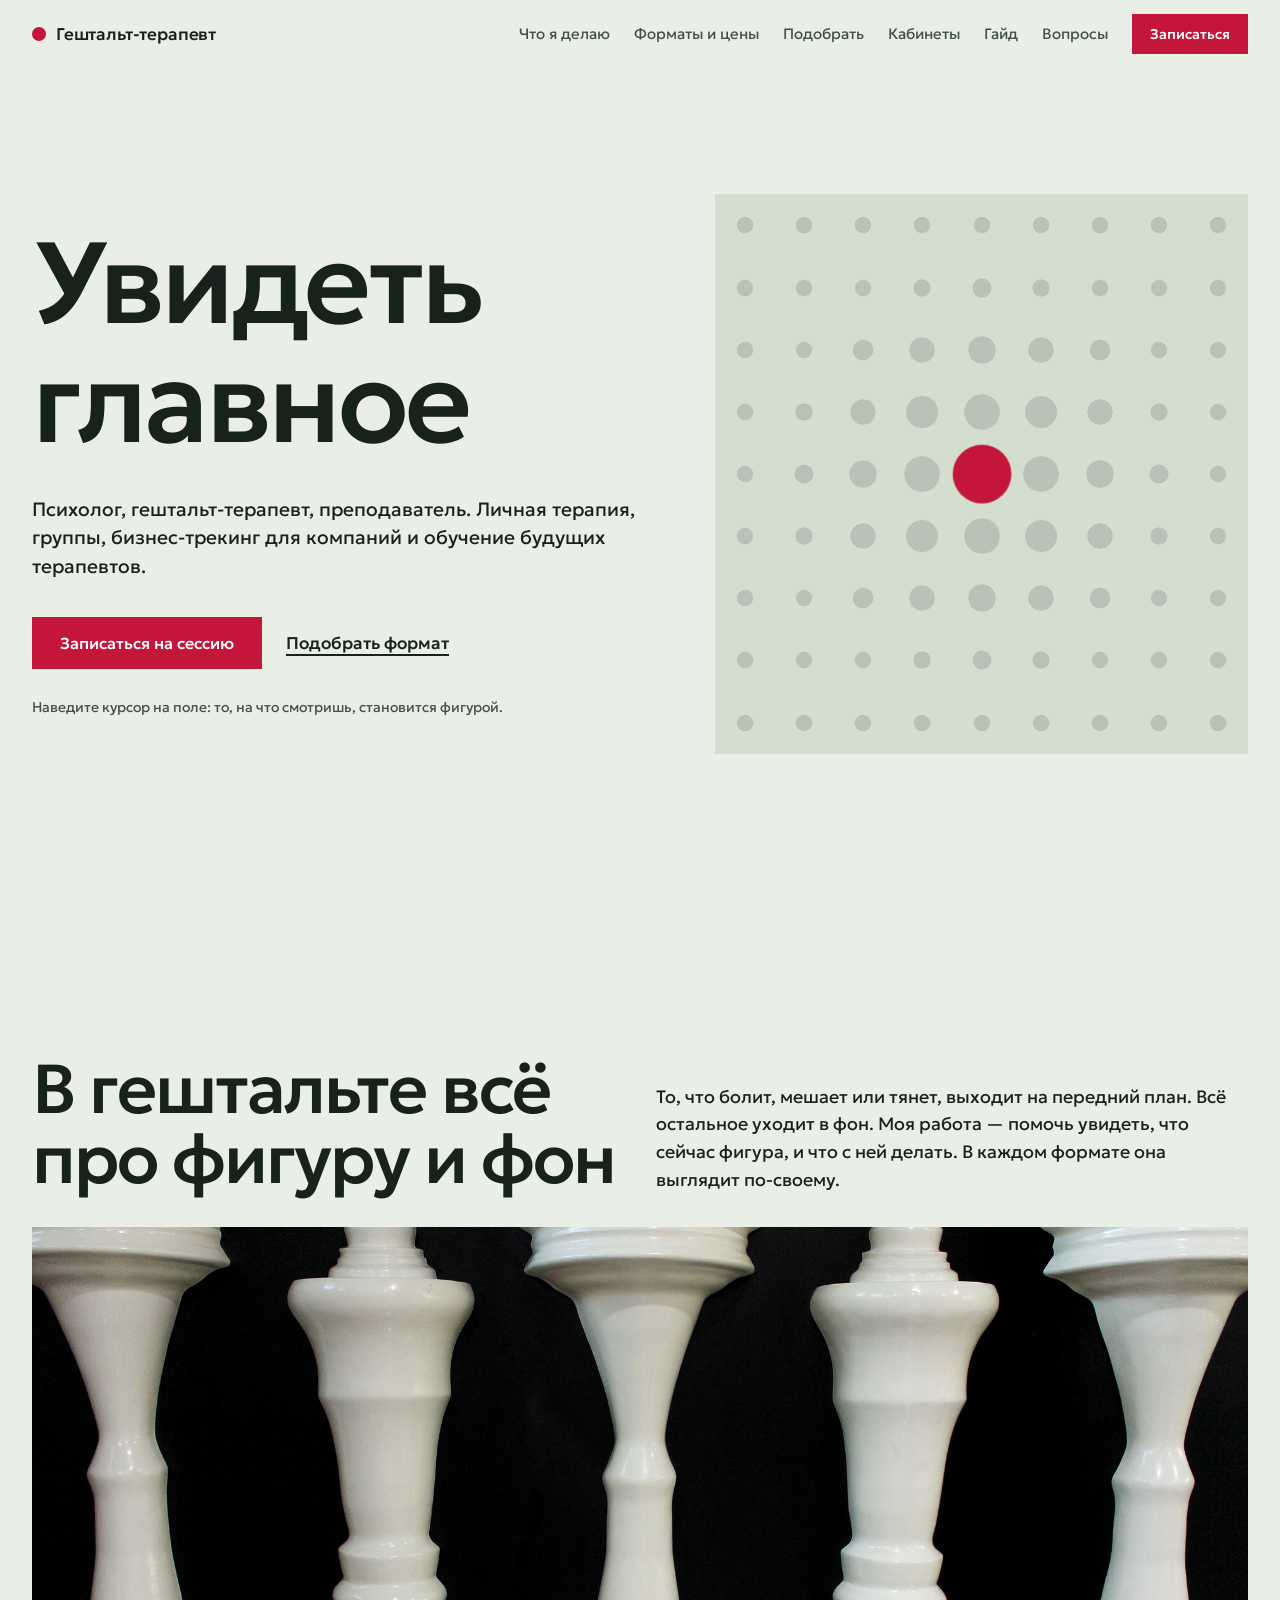
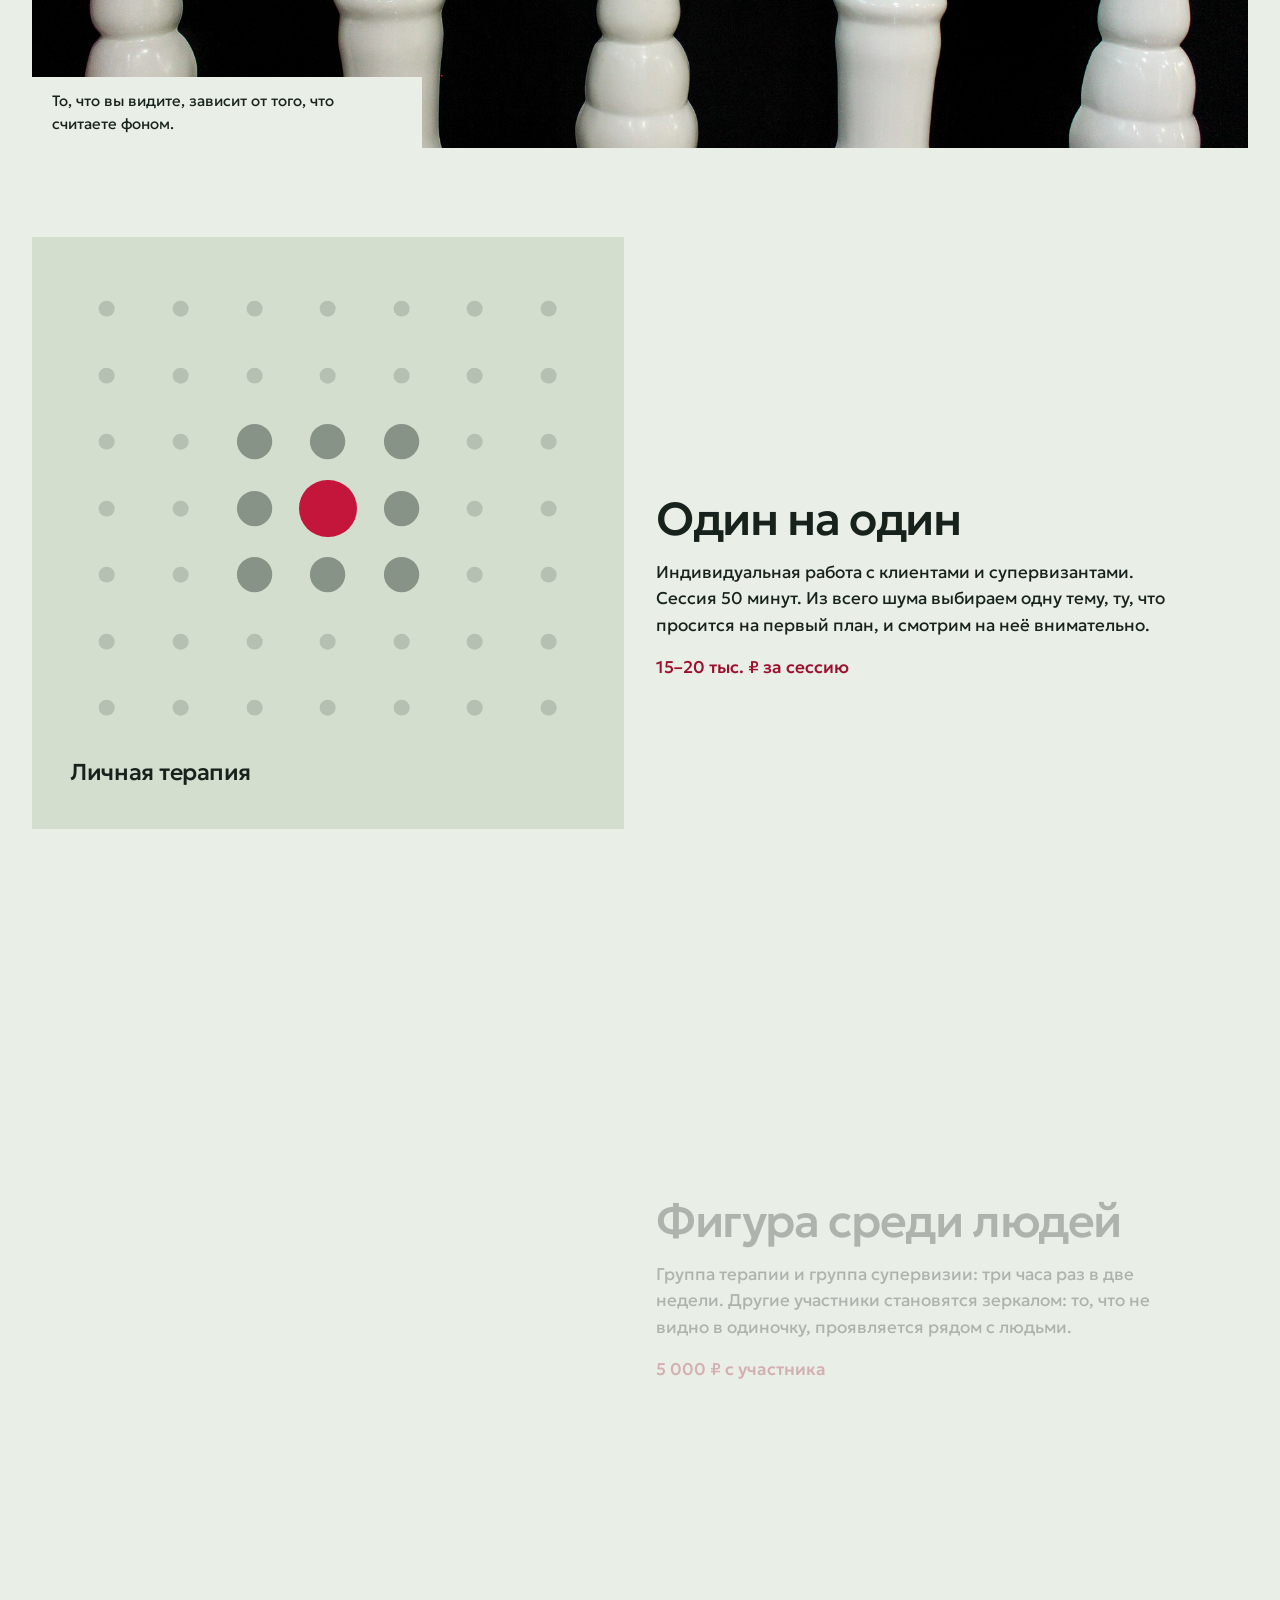
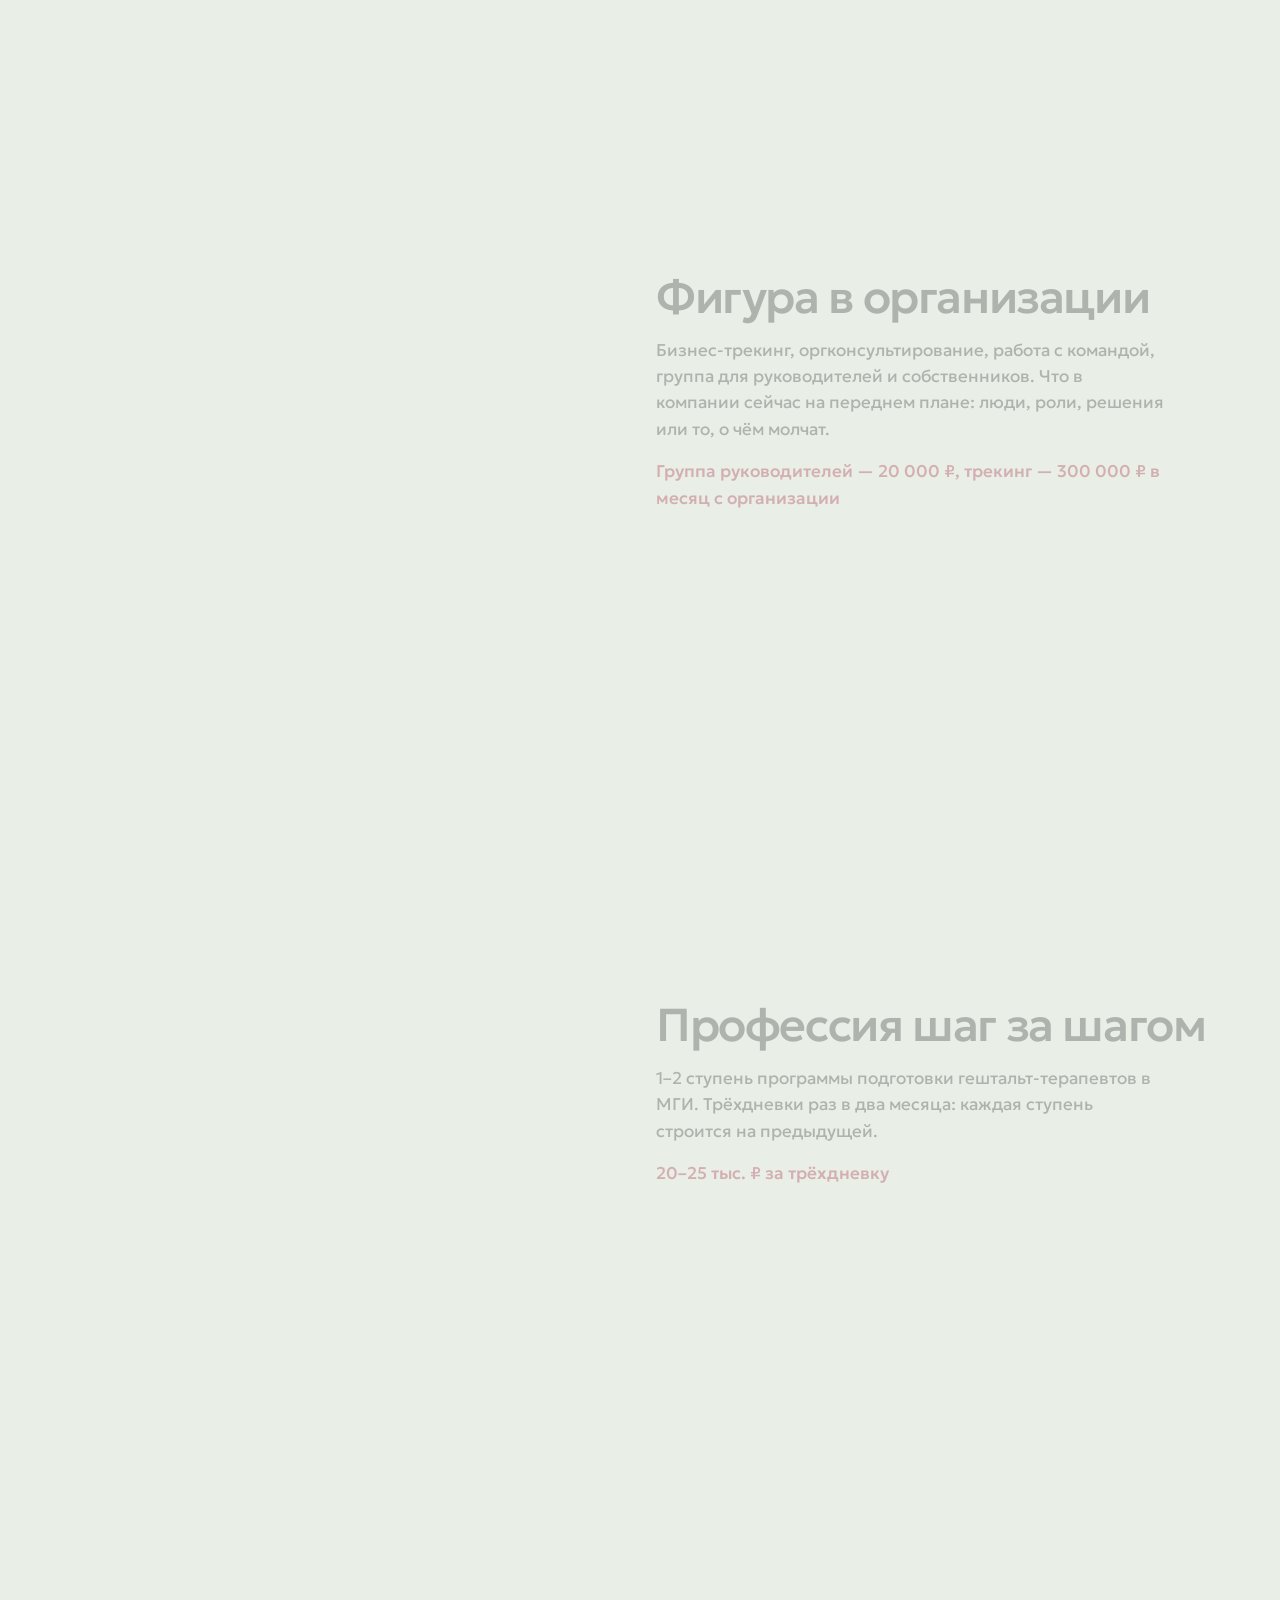
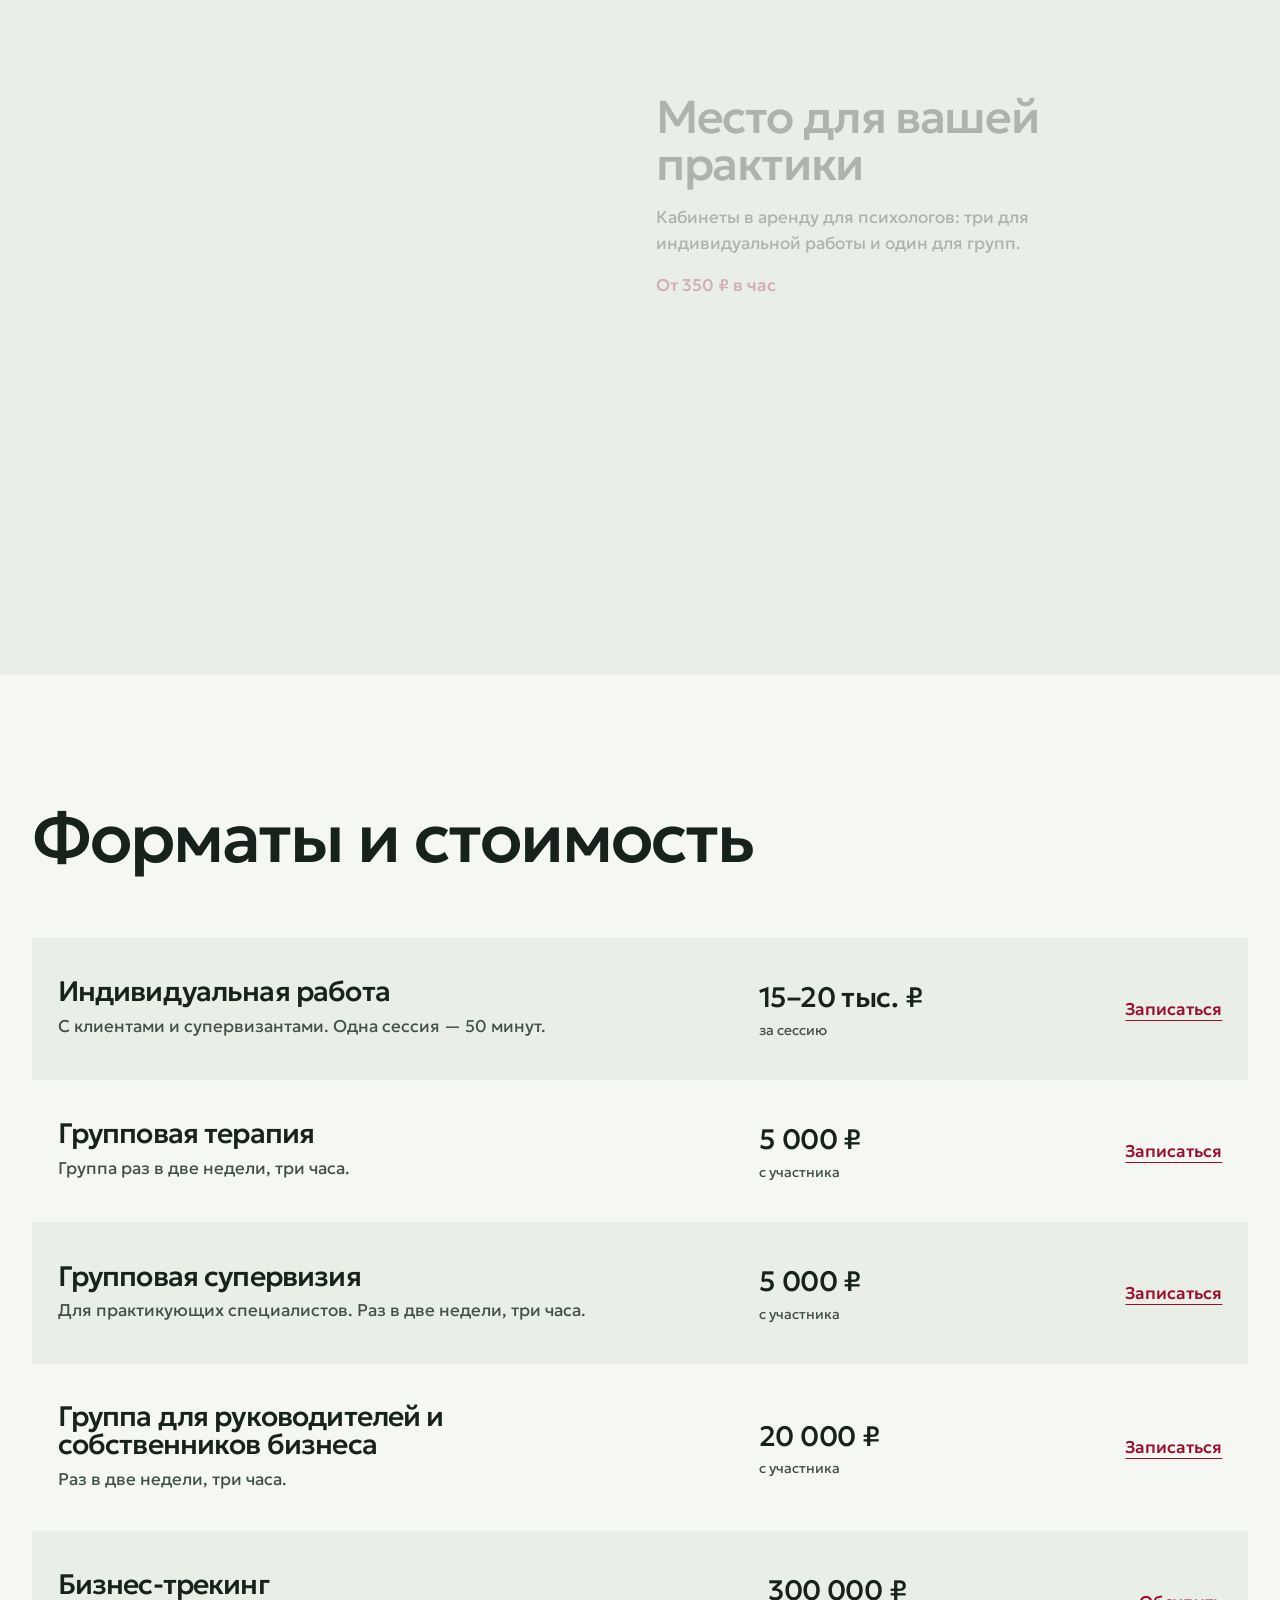
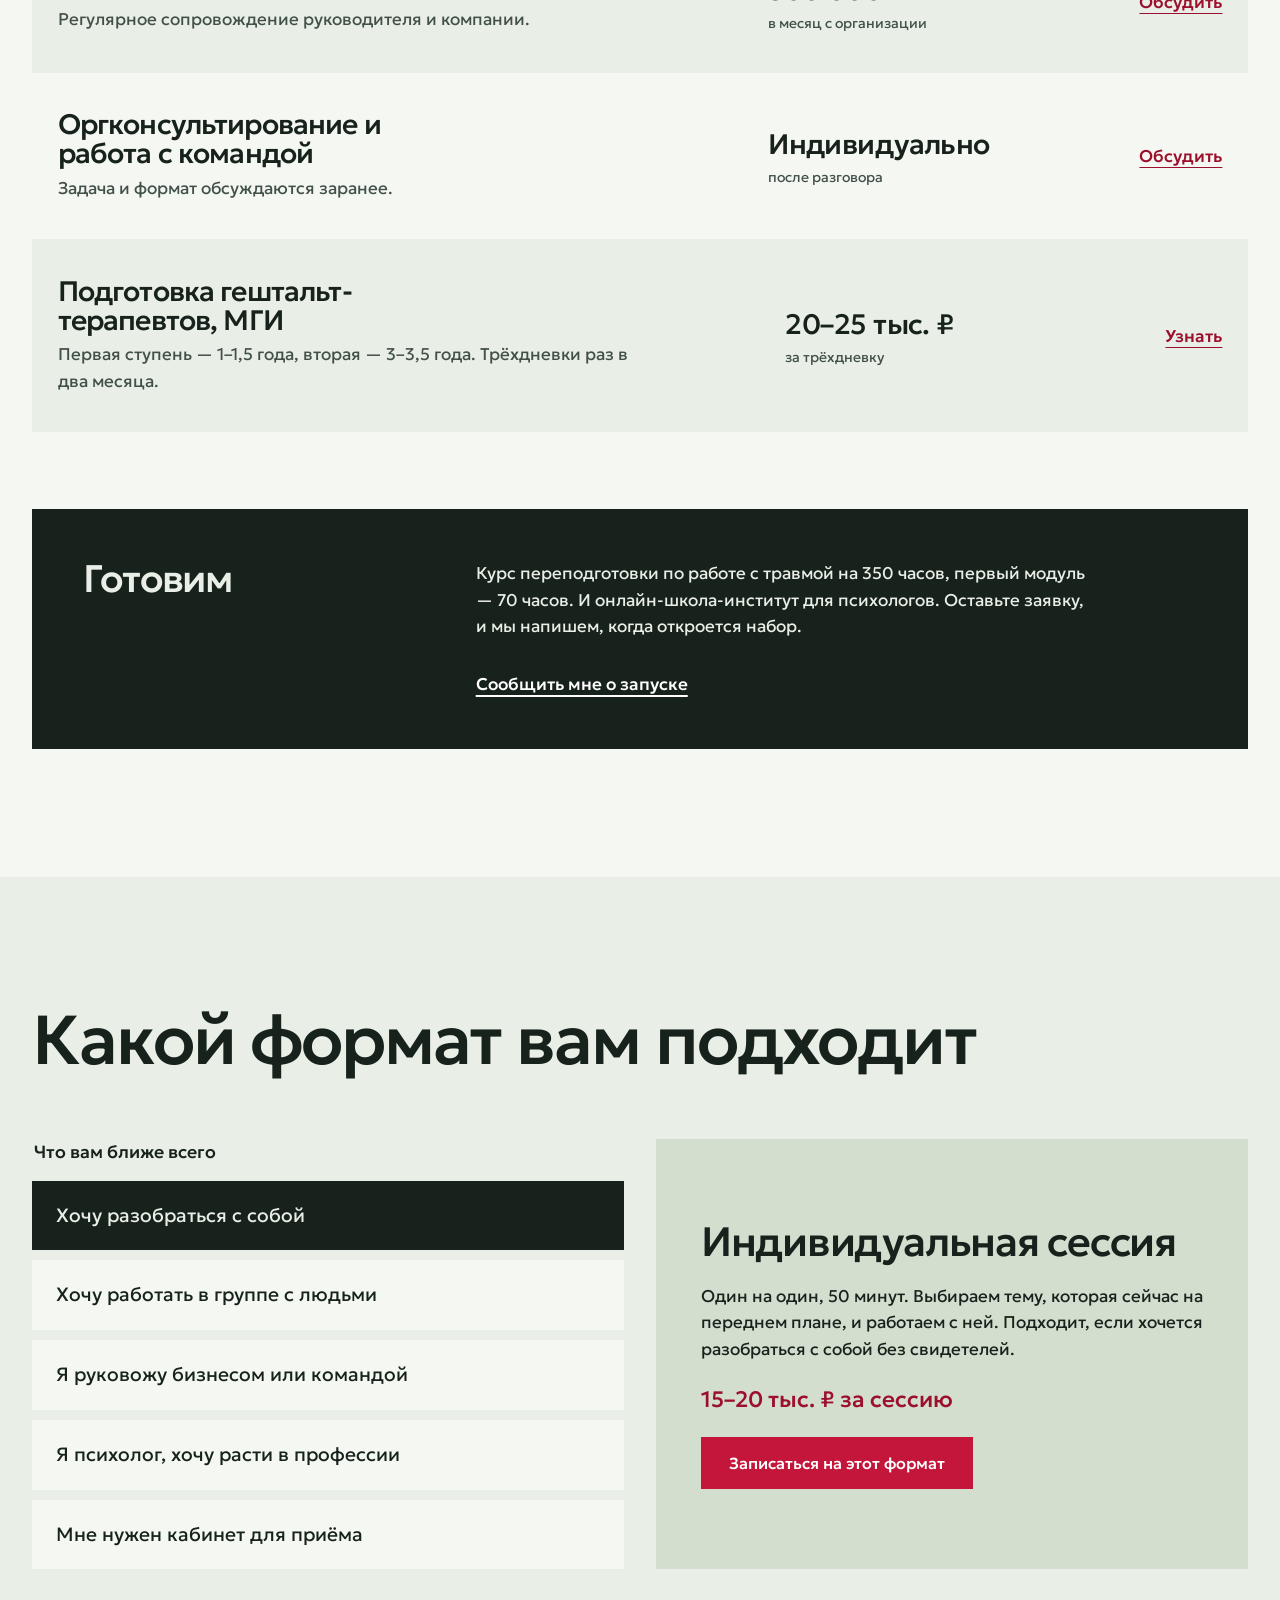
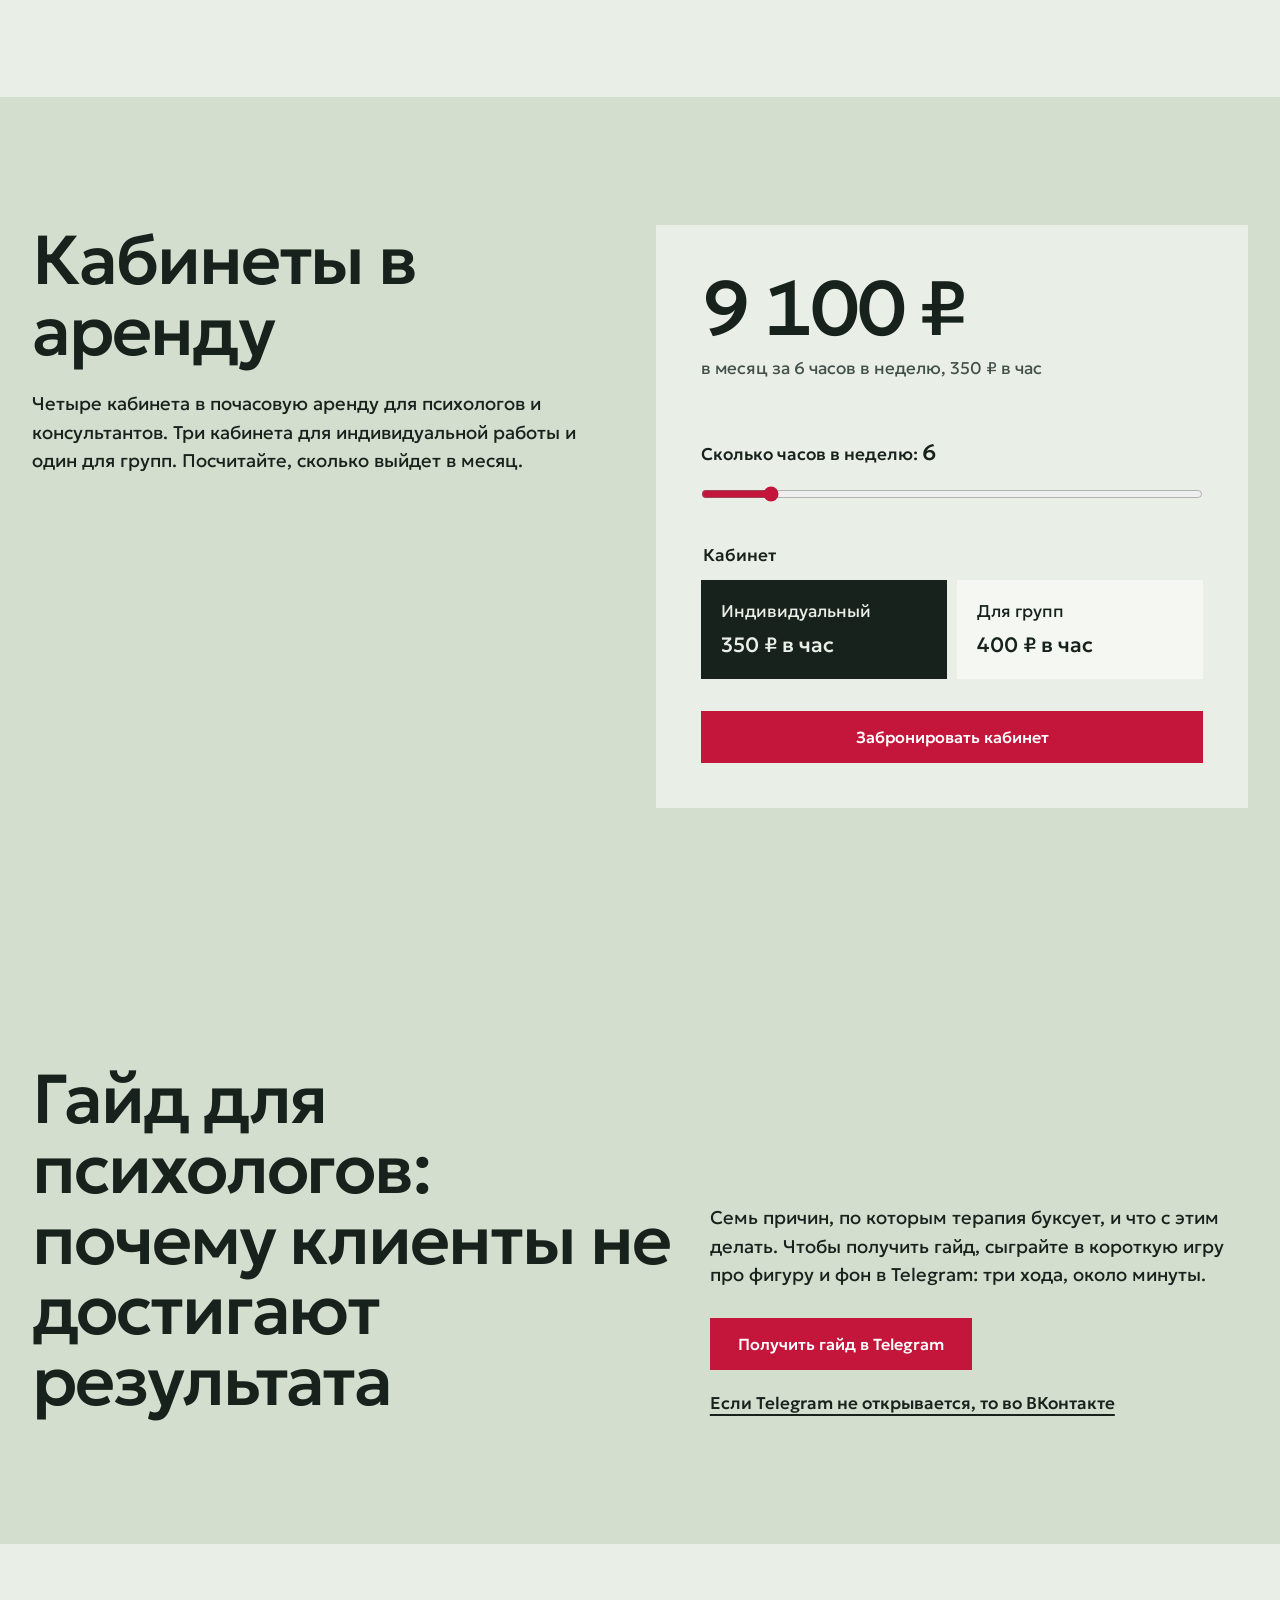
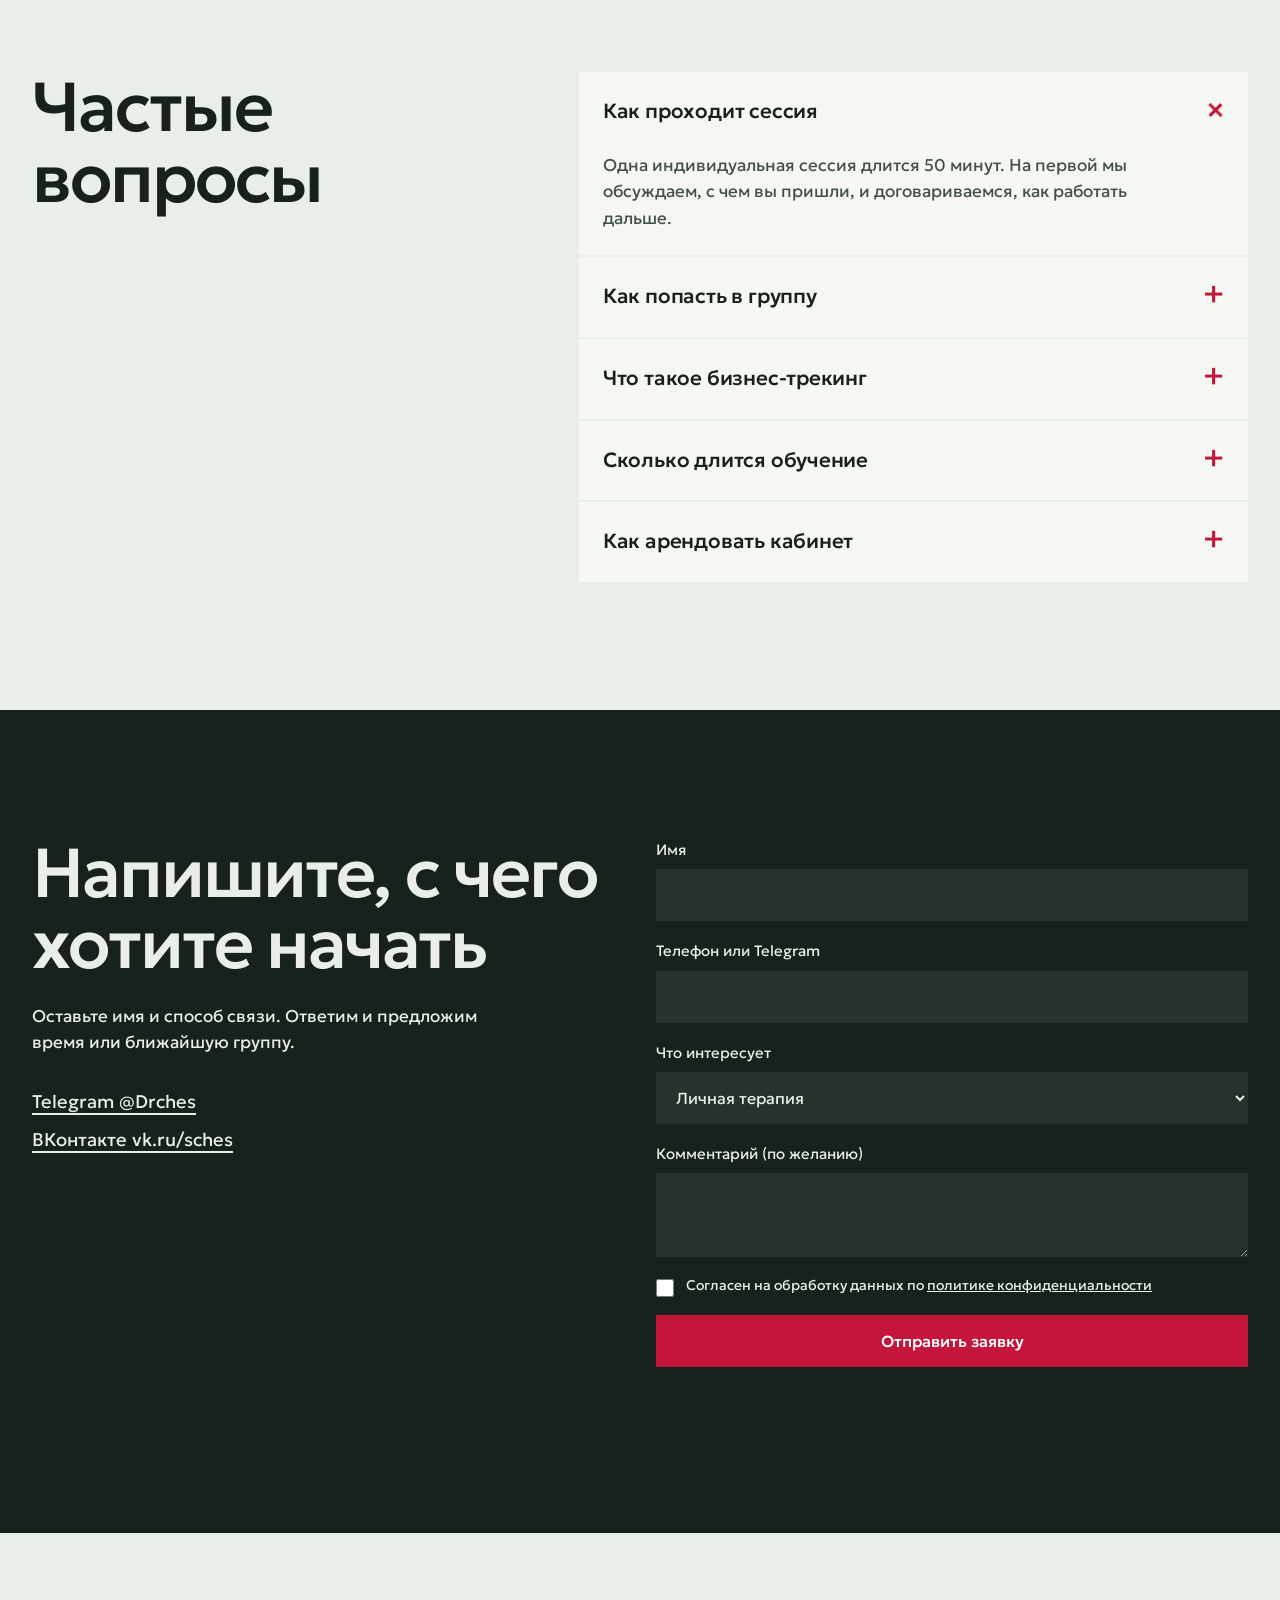
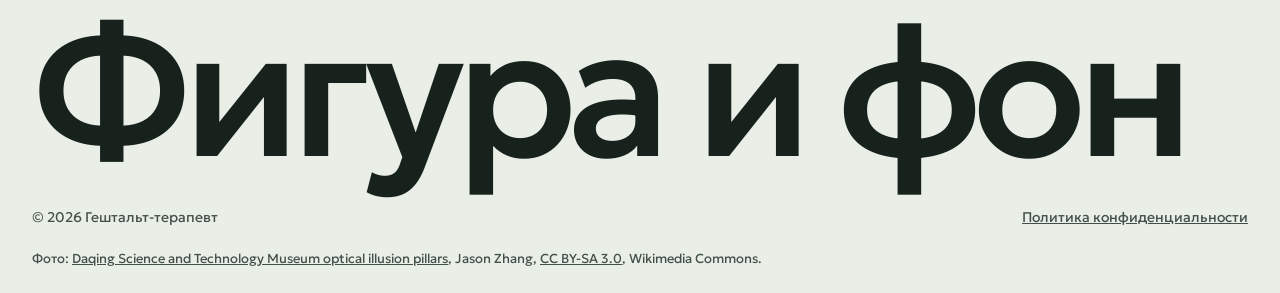
<file: index.html>
<!doctype html>
<html lang="ru">
<head>
<meta charset="utf-8">
<meta name="viewport" content="width=device-width, initial-scale=1">
<title>Гештальт-терапевт: личная терапия, группы, бизнес-трекинг, аренда кабинетов</title>
<meta name="description" content="Психолог, гештальт-терапевт, преподаватель. Личная терапия от 15 000 ₽ за сессию, группы по 5 000 ₽, бизнес-трекинг, оргконсультирование, обучение гештальт-терапевтов. Кабинеты в аренду для психологов.">
<meta property="og:title" content="Гештальт-терапевт: терапия, группы, бизнес-трекинг">
<meta property="og:description" content="Выйти из фона и увидеть главное. Личная терапия, группы, работа с командами, обучение и кабинеты в аренду.">
<meta property="og:type" content="website">
<meta name="theme-color" content="#E9EEE6">
<script>document.documentElement.classList.add('js')</script>
<link rel="preconnect" href="https://fonts.googleapis.com">
<link rel="preconnect" href="https://fonts.gstatic.com" crossorigin>
<link href="https://fonts.googleapis.com/css2?family=Geologica:wght@300;400;500;700&display=swap" rel="stylesheet">
<link rel="stylesheet" href="styles.css">
</head>
<body>

<header class="header" id="header">
  <div class="header__inner">
    <a class="logo" href="#top" aria-label="Гештальт-терапевт, на главную"><i class="logo__dot" aria-hidden="true"></i>Гештальт-терапевт</a>
    <nav class="nav" id="nav" aria-label="Разделы">
      <a href="#work">Что я делаю</a>
      <a href="#services">Форматы и цены</a>
      <a href="#pick">Подобрать</a>
      <a href="#rooms">Кабинеты</a>
      <a href="#guide">Гайд</a>
      <a href="#faq">Вопросы</a>
    </nav>
    <a class="btn btn--small header__cta" href="#contact"><span>Записаться</span></a>
    <button class="burger" id="burger" aria-label="Меню" aria-expanded="false"><i></i><i></i></button>
  </div>
</header>

<main id="top">

<!-- HERO -->
<section class="hero">
  <div class="hero__text">
    <h1 class="hero__title" data-split>Увидеть главное</h1>
    <p class="hero__lead">Психолог, гештальт-терапевт, преподаватель. Личная терапия, группы, бизнес-трекинг для компаний и обучение будущих терапевтов.</p>
    <div class="hero__actions">
      <a class="btn" href="#contact" data-magnet><span>Записаться на сессию</span></a>
      <a class="textlink" href="#pick">Подобрать формат</a>
    </div>
    <p class="hero__hint" id="heroHint">Наведите курсор на поле: то, на что смотришь, становится фигурой.</p>
  </div>
  <div class="field" id="field" role="img" aria-label="Поле из кругов: один из них выходит на первый план"></div>
</section>

<!-- SCENE -->
<section class="zone" id="work" aria-labelledby="sceneTitle">
  <div class="zone__head">
    <h2 id="sceneTitle">В гештальте всё про фигуру и фон</h2>
    <figure class="zone__pic"><img src="assets/daqing-science-and-technology-museum-optical-illusion.jpg" width="1920" height="1280" alt="Две колонны-иллюзии: профиль лица или ваза, зависит от того, что вы считаете фоном" loading="lazy"><figcaption>То, что вы видите, зависит от того, что считаете фоном.</figcaption></figure>
    <p class="zone__lead">То, что болит, мешает или тянет, выходит на передний план. Всё остальное уходит в фон. Моя работа — помочь увидеть, что сейчас фигура, и что с ней делать. В каждом формате она выглядит по-своему.</p>
  </div>
  <div class="zone__body">
    <div class="zone__stage" aria-hidden="true">
      <div class="grid7" id="grid7"></div>
      <p class="zone__cap" id="sceneCap">Личная терапия</p>
    </div>
    <ol class="zone__steps">
      <li class="step is-active" data-pattern="solo" data-label="Личная терапия">
        <h3>Один на один</h3>
        <p>Индивидуальная работа с клиентами и супервизантами. Сессия 50 минут. Из всего шума выбираем одну тему, ту, что просится на первый план, и смотрим на неё внимательно.</p>
        <p class="step__price">15–20 тыс. ₽ за сессию</p>
      </li>
      <li class="step" data-pattern="group" data-label="Группы">
        <h3>Фигура среди людей</h3>
        <p>Группа терапии и группа супервизии: три часа раз в две недели. Другие участники становятся зеркалом: то, что не видно в одиночку, проявляется рядом с людьми.</p>
        <p class="step__price">5 000 ₽ с участника</p>
      </li>
      <li class="step" data-pattern="team" data-label="Бизнес и команды">
        <h3>Фигура в организации</h3>
        <p>Бизнес-трекинг, оргконсультирование, работа с командой, группа для руководителей и собственников. Что в компании сейчас на переднем плане: люди, роли, решения или то, о чём молчат.</p>
        <p class="step__price">Группа руководителей — 20 000 ₽, трекинг — 300 000 ₽ в месяц с организации</p>
      </li>
      <li class="step" data-pattern="learn" data-label="Обучение">
        <h3>Профессия шаг за шагом</h3>
        <p>1–2 ступень программы подготовки гештальт-терапевтов в МГИ. Трёхдневки раз в два месяца: каждая ступень строится на предыдущей.</p>
        <p class="step__price">20–25 тыс. ₽ за трёхдневку</p>
      </li>
      <li class="step" data-pattern="rooms" data-label="Кабинеты">
        <h3>Место для вашей практики</h3>
        <p>Кабинеты в аренду для психологов: три для индивидуальной работы и один для групп.</p>
        <p class="step__price">От 350 ₽ в час</p>
      </li>
    </ol>
  </div>
</section>

<!-- SERVICES -->
<section class="services" id="services" aria-labelledby="servTitle">
  <h2 id="servTitle" data-reveal>Форматы и стоимость</h2>
  <ul class="rows">
    <li class="row" data-reveal>
      <div class="row__main"><h3>Индивидуальная работа</h3><p>С клиентами и супервизантами. Одна сессия — 50 минут.</p></div>
      <p class="row__price">15–20 тыс. ₽<small>за сессию</small></p>
      <a class="row__go" href="#contact" data-fmt="Личная терапия" aria-label="Записаться: индивидуальная работа">Записаться</a>
    </li>
    <li class="row" data-reveal>
      <div class="row__main"><h3>Групповая терапия</h3><p>Группа раз в две недели, три часа.</p></div>
      <p class="row__price">5 000 ₽<small>с участника</small></p>
      <a class="row__go" href="#contact" data-fmt="Групповая терапия" aria-label="Записаться: групповая терапия">Записаться</a>
    </li>
    <li class="row" data-reveal>
      <div class="row__main"><h3>Групповая супервизия</h3><p>Для практикующих специалистов. Раз в две недели, три часа.</p></div>
      <p class="row__price">5 000 ₽<small>с участника</small></p>
      <a class="row__go" href="#contact" data-fmt="Групповая супервизия" aria-label="Записаться: групповая супервизия">Записаться</a>
    </li>
    <li class="row" data-reveal>
      <div class="row__main"><h3>Группа для руководителей и собственников бизнеса</h3><p>Раз в две недели, три часа.</p></div>
      <p class="row__price">20 000 ₽<small>с участника</small></p>
      <a class="row__go" href="#contact" data-fmt="Группа для руководителей" aria-label="Записаться: группа для руководителей">Записаться</a>
    </li>
    <li class="row" data-reveal>
      <div class="row__main"><h3>Бизнес-трекинг</h3><p>Регулярное сопровождение руководителя и компании.</p></div>
      <p class="row__price">300 000 ₽<small>в месяц с организации</small></p>
      <a class="row__go" href="#contact" data-fmt="Бизнес-трекинг" aria-label="Обсудить бизнес-трекинг">Обсудить</a>
    </li>
    <li class="row" data-reveal>
      <div class="row__main"><h3>Оргконсультирование и работа с командой</h3><p>Задача и формат обсуждаются заранее.</p></div>
      <p class="row__price">Индивидуально<small>после разговора</small></p>
      <a class="row__go" href="#contact" data-fmt="Оргконсультирование" aria-label="Обсудить оргконсультирование">Обсудить</a>
    </li>
    <li class="row" data-reveal>
      <div class="row__main"><h3>Подготовка гештальт-терапевтов, МГИ</h3><p>Первая ступень — 1–1,5 года, вторая — 3–3,5 года. Трёхдневки раз в два месяца.</p></div>
      <p class="row__price">20–25 тыс. ₽<small>за трёхдневку</small></p>
      <a class="row__go" href="#contact" data-fmt="Обучение" aria-label="Узнать про обучение">Узнать</a>
    </li>
  </ul>
  <div class="soon" data-reveal>
    <h3>Готовим</h3>
    <p>Курс переподготовки по работе с травмой на 350 часов, первый модуль — 70 часов. И онлайн-школа-институт для психологов. Оставьте заявку, и мы напишем, когда откроется набор.</p>
    <a class="textlink" href="#contact" data-fmt="Новые программы">Сообщить мне о запуске</a>
  </div>
</section>

<!-- PICKER -->
<section class="pick" id="pick" aria-labelledby="pickTitle">
  <h2 id="pickTitle">Какой формат вам подходит</h2>
  <div class="pick__body">
    <fieldset class="pick__q">
      <legend>Что вам ближе всего</legend>
      <label><input type="radio" name="pk" value="self" checked><span>Хочу разобраться с собой</span></label>
      <label><input type="radio" name="pk" value="people"><span>Хочу работать в группе с людьми</span></label>
      <label><input type="radio" name="pk" value="boss"><span>Я руковожу бизнесом или командой</span></label>
      <label><input type="radio" name="pk" value="pro"><span>Я психолог, хочу расти в профессии</span></label>
      <label><input type="radio" name="pk" value="room"><span>Мне нужен кабинет для приёма</span></label>
    </fieldset>
    <div class="pick__out" aria-live="polite">
      <p class="pick__format" id="pickFormat"></p>
      <p class="pick__why" id="pickWhy"></p>
      <p class="pick__price" id="pickPrice"></p>
      <a class="btn" id="pickGo" href="#contact"><span>Записаться на этот формат</span></a>
    </div>
  </div>
</section>

<!-- ROOMS -->
<section class="rooms" id="rooms" aria-labelledby="roomsTitle">
  <div class="rooms__intro">
    <h2 id="roomsTitle">Кабинеты в аренду</h2>
    <p>Четыре кабинета в почасовую аренду для психологов и консультантов. Три кабинета для индивидуальной работы и один для групп. Посчитайте, сколько выйдет в месяц.</p>
  </div>
  <div class="calc" id="calc">
    <div class="calc__res" aria-live="polite">
      <p class="calc__sum"><span id="sumMonth">9 100</span> ₽</p>
      <p class="calc__note" id="sumNote">в месяц за 6 часов в неделю</p>
    </div>
    <div class="calc__f">
      <p>Сколько часов в неделю: <output id="hOut">6</output></p>
      <input type="range" id="hours" min="1" max="40" value="6" aria-label="Часов в неделю">
    </div>
    <fieldset class="calc__type">
      <legend>Кабинет</legend>
      <label><input type="radio" name="room" value="350" checked><span>Индивидуальный<b>350 ₽ в час</b></span></label>
      <label><input type="radio" name="room" value="400"><span>Для групп<b>400 ₽ в час</b></span></label>
    </fieldset>
    <a class="btn" href="#contact" data-fmt="Аренда кабинета"><span>Забронировать кабинет</span></a>
  </div>
</section>

<!-- GUIDE -->
<section class="guide" id="guide" aria-labelledby="guideTitle">
  <h2 id="guideTitle">Гайд для психологов: почему клиенты не достигают результата</h2>
  <div class="guide__body">
    <p>Семь причин, по которым терапия буксует, и что с этим делать. Чтобы получить гайд, сыграйте в короткую игру про фигуру и фон в Telegram: три хода, около минуты.</p>
    <div class="guide__acts">
      <a class="btn" href="https://t.me/trip_wire_super_bot?start=07c98a3a3706" target="_blank" rel="noopener"><span>Получить гайд в Telegram</span></a>
      <a class="textlink" href="https://vk.me/club237108351?ref=07c98a3a3706" target="_blank" rel="noopener">Если Telegram не открывается, то во ВКонтакте</a>
    </div>
  </div>
</section>

<!-- FAQ -->
<section class="faq" id="faq" aria-labelledby="faqTitle">
  <h2 id="faqTitle" data-reveal>Частые вопросы</h2>
  <div class="faq__list">
    <details data-reveal open>
      <summary>Как проходит сессия</summary>
      <p>Одна индивидуальная сессия длится 50 минут. На первой мы обсуждаем, с чем вы пришли, и договариваемся, как работать дальше.</p>
    </details>
    <details data-reveal>
      <summary>Как попасть в группу</summary>
      <p>Оставьте заявку и укажите, какая группа интересует: терапии, супервизии или для руководителей. Мы свяжемся и подскажем, когда ближайшая встреча. Группы встречаются раз в две недели по три часа.</p>
    </details>
    <details data-reveal>
      <summary>Что такое бизнес-трекинг</summary>
      <p>Регулярная работа с руководителем и командой над тем, что происходит в компании. Стоимость — 300 000 ₽ в месяц с организации. Состав и ритм встреч обсуждаем на первом разговоре.</p>
    </details>
    <details data-reveal>
      <summary>Сколько длится обучение</summary>
      <p>Первая ступень программы подготовки гештальт-терапевтов в МГИ занимает от года до полутора лет, вторая — три–три с половиной года. Занятия трёхдневками раз в два месяца, трёхдневка стоит 20–25 тыс. ₽.</p>
    </details>
    <details data-reveal>
      <summary>Как арендовать кабинет</summary>
      <p>Выберите кабинет и количество часов в калькуляторе выше и оставьте заявку. Индивидуальный кабинет стоит 350 ₽ в час, групповой — 400 ₽ в час.</p>
    </details>
  </div>
</section>

<!-- CONTACT -->
<section class="contact" id="contact" aria-labelledby="contactTitle">
  <div class="contact__text">
    <h2 id="contactTitle">Напишите, с чего хотите начать</h2>
    <p>Оставьте имя и способ связи. Ответим и предложим время или ближайшую группу.</p>
    <ul class="links">
      <li><a href="https://t.me/Drches" target="_blank" rel="noopener">Telegram @Drches</a></li>
      <li><a href="https://vk.ru/sches" target="_blank" rel="noopener">ВКонтакте vk.ru/sches</a></li>
    </ul>
  </div>
  <form class="form" id="leadForm" novalidate>
    <label>Имя<input type="text" name="name" autocomplete="given-name" required></label>
    <label>Телефон или Telegram<input type="tel" name="phone" autocomplete="tel" required></label>
    <label>Что интересует
      <select name="request" id="reqSelect">
        <option>Личная терапия</option>
        <option>Групповая терапия</option>
        <option>Групповая супервизия</option>
        <option>Группа для руководителей</option>
        <option>Бизнес-трекинг</option>
        <option>Оргконсультирование</option>
        <option>Обучение</option>
        <option>Аренда кабинета</option>
        <option>Новые программы</option>
      </select>
    </label>
    <label>Комментарий (по желанию)<textarea name="comment" rows="3"></textarea></label>
    <input type="text" name="_gotcha" style="display:none" tabindex="-1" autocomplete="off">
    <label class="check"><input type="checkbox" name="consent" required><span>Согласен на обработку данных по <a href="privacy.html" target="_blank">политике конфиденциальности</a></span></label>
    <button class="btn" type="submit"><span>Отправить заявку</span></button>
    <p class="form__note" id="formNote" role="status"></p>
  </form>
</section>

</main>

<footer class="footer">
  <p class="footer__big" aria-hidden="true">Фигура и фон</p>
  <div class="footer__row">
    <p>© <span id="year">2026</span> Гештальт-терапевт</p>
    <a href="privacy.html">Политика конфиденциальности</a>
  </div>
  <p class="credits">Фото: <a href="https://commons.wikimedia.org/wiki/File:Daqing_Science_and_Technology_Museum_optical_illusion_pillars.jpg">Daqing Science and Technology Museum optical illusion pillars</a>, Jason Zhang, <a href="https://creativecommons.org/licenses/by-sa/3.0">CC BY-SA 3.0</a>, Wikimedia Commons.</p>
</footer>

<script src="script.js"></script>
</body>
</html>
</file>
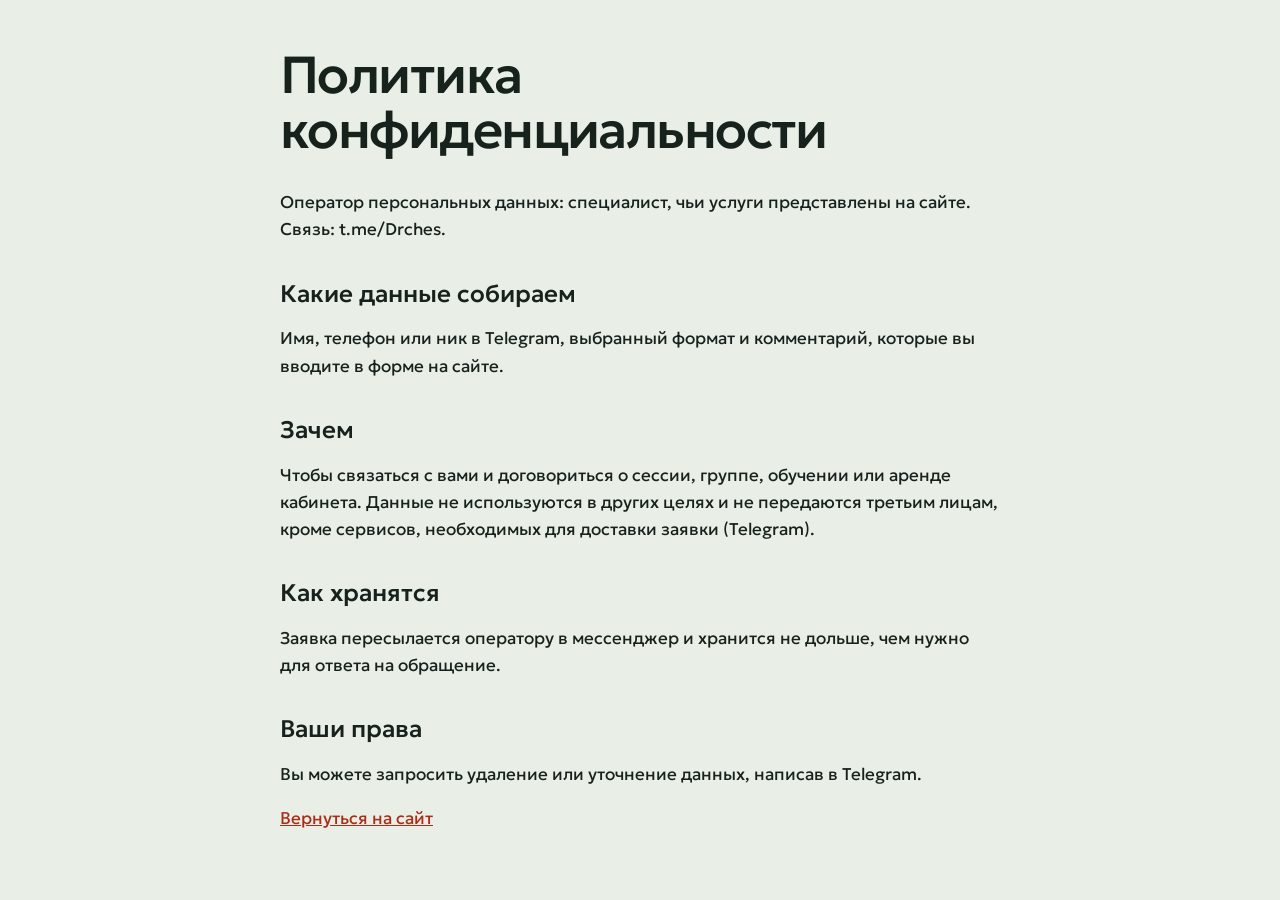
<file: privacy.html>
<!doctype html>
<html lang="ru">
<head>
<meta charset="utf-8">
<meta name="viewport" content="width=device-width, initial-scale=1">
<title>Политика конфиденциальности</title>
<meta name="robots" content="noindex">
<link href="https://fonts.googleapis.com/css2?family=Geologica:wght@400;500&display=swap" rel="stylesheet">
<style>
body{margin:0;background:#E9EEE6;color:#17221C;font:17px/1.6 'Geologica',system-ui,sans-serif;padding:48px 16px}
main{max-width:720px;margin:0 auto}
h1{font:500 clamp(32px,5vw,52px)/1.05 'Geologica',sans-serif;letter-spacing:-.03em;margin:0 0 32px}
h2{font:500 24px/1.2 'Geologica',sans-serif;margin:36px 0 10px}
a{color:#A92D17}
</style>
</head>
<body>
<main>
<h1>Политика конфиденциальности</h1>
<p>Оператор персональных данных: специалист, чьи услуги представлены на сайте. Связь: t.me/Drches.</p>
<h2>Какие данные собираем</h2>
<p>Имя, телефон или ник в Telegram, выбранный формат и комментарий, которые вы вводите в форме на сайте.</p>
<h2>Зачем</h2>
<p>Чтобы связаться с вами и договориться о сессии, группе, обучении или аренде кабинета. Данные не используются в других целях и не передаются третьим лицам, кроме сервисов, необходимых для доставки заявки (Telegram).</p>
<h2>Как хранятся</h2>
<p>Заявка пересылается оператору в мессенджер и хранится не дольше, чем нужно для ответа на обращение.</p>
<h2>Ваши права</h2>
<p>Вы можете запросить удаление или уточнение данных, написав в Telegram.</p>
<p><a href="index.html">Вернуться на сайт</a></p>
</main>
</body>
</html>
</file>
<file: styles.css>
:root{
  --ground:#E9EEE6; --field:#D3DECF; --soft:#F5F8F2; --ink:#17221C; --ink2:#42504A; --accent:#C4163A; --accent-d:#9C0F2D;
  --m:clamp(16px,3vw,32px);
  --ff:'Geologica',system-ui,-apple-system,'Segoe UI',sans-serif;
  --ease:cubic-bezier(.2,.7,.2,1);
}
*{box-sizing:border-box;margin:0}
html{scroll-behavior:auto;-webkit-text-size-adjust:100%}
body{background:var(--ground);color:var(--ink);font:400 17px/1.55 var(--ff);overflow-x:hidden}
a{color:inherit}
img{max-width:100%;display:block}
:focus-visible{outline:3px solid var(--accent);outline-offset:3px}
::selection{background:var(--accent);color:#fff}
h1,h2,h3{font-weight:500;letter-spacing:-.03em;line-height:1.02}
h2{font-size:clamp(2rem,5.4vw,5rem);max-width:22ch}

/* header */
.header{position:fixed;inset:0 0 auto 0;z-index:50;transition:background .3s}
.header.scrolled{background:var(--ground)}
.header__inner{display:flex;align-items:center;gap:24px;padding:14px var(--m)}
.logo{display:flex;align-items:center;gap:10px;font-weight:500;text-decoration:none;letter-spacing:-.01em;margin-right:auto}
.logo__dot{width:14px;height:14px;border-radius:50%;background:var(--accent);display:block}
.nav{display:flex;gap:24px}
.nav a{text-decoration:none;font-size:15px;color:var(--ink2);transition:color .2s}
.nav a:hover{color:var(--ink)}
.burger{display:none;background:none;border:0;width:44px;height:44px;position:relative;cursor:pointer}
.burger i{position:absolute;left:10px;right:10px;height:2px;background:var(--ink);transition:transform .3s var(--ease)}
.burger i:first-child{top:18px}.burger i:last-child{top:25px}
.burger.is-open i:first-child{transform:translateY(3.5px) rotate(45deg)}
.burger.is-open i:last-child{transform:translateY(-3.5px) rotate(-45deg)}

/* buttons */
.btn{display:inline-flex;align-items:center;justify-content:center;min-height:52px;padding:0 28px;background:var(--accent);color:#fff;text-decoration:none;border:0;border-radius:0;font:500 16px var(--ff);cursor:pointer;transition:background .2s,transform .2s var(--ease)}
.btn:hover{background:var(--accent-d)}
.btn:active{transform:scale(.97)}
.btn--small{min-height:40px;padding:0 18px;font-size:14px}
.textlink{font-weight:500;text-decoration:underline;text-underline-offset:5px;text-decoration-thickness:2px;transition:color .2s}
.textlink:hover{color:var(--accent)}

/* hero */
.hero{min-height:100svh;display:grid;grid-template-columns:1.1fr .9fr;gap:var(--m);align-items:center;padding:96px var(--m) 48px}
.hero__title{font-size:clamp(3rem,9vw,9rem);line-height:.95}
.hero__title .w{display:inline-block;overflow:hidden;vertical-align:top;padding-bottom:.08em}
.hero__title .w>span{display:inline-block;transform:translateY(105%);animation:up 1.1s var(--ease) forwards;animation-delay:calc(var(--i)*.09s + .1s)}
.no-js .hero__title .w>span{transform:none}
@keyframes up{to{transform:none}}
.hero__lead{max-width:34em;margin-top:28px;font-size:clamp(1.05rem,1.5vw,1.3rem);line-height:1.5}
.hero__actions{display:flex;flex-wrap:wrap;align-items:center;gap:24px;margin-top:36px}
.hero__hint{margin-top:28px;font-size:14px;color:var(--ink2);max-width:34em}
.field{position:relative;aspect-ratio:1/1.05;width:100%;max-height:78svh;background:var(--field);touch-action:pan-y}
.disc{position:absolute;border-radius:50%;background:var(--ink);opacity:.14;transform:translate(-50%,-50%) scale(var(--s,.3));transition:transform .5s var(--ease),background .3s,opacity .3s;will-change:transform}
.disc.is-fig{background:var(--accent);opacity:1}

/* scene */
.zone{padding:clamp(80px,12vw,200px) var(--m) clamp(80px,10vw,160px)}
.zone__head{display:grid;gap:var(--m);align-items:end;margin-bottom:clamp(48px,7vw,110px)}
.zone__head{grid-template-columns:1fr 1fr}.zone__lead{grid-column:2;font-size:clamp(1.05rem,1.4vw,1.25rem);max-width:34em}.zone__pic{grid-column:1/-1;grid-row:2;position:relative;overflow:hidden;aspect-ratio:21/9}.zone__pic img{width:100%;height:100%;object-fit:cover;transition:transform 1.6s var(--ease)}.zone__pic:hover img{transform:scale(1.03)}.zone__pic figcaption{position:absolute;left:0;bottom:0;background:var(--ground);padding:12px 20px;font-size:15px;max-width:26em}
.zone__body{display:grid;grid-template-columns:1fr 1fr;gap:var(--m);align-items:start}
.zone__stage{position:sticky;top:12vh;background:var(--field);padding:clamp(20px,3vw,48px);aspect-ratio:1/1;max-height:76vh;width:100%;display:flex;flex-direction:column;justify-content:space-between}
.grid7{display:grid;grid-template-columns:repeat(7,1fr);gap:0;flex:1;min-height:0}
.cell{position:relative}
.cell i{position:absolute;inset:0;margin:auto;width:78%;aspect-ratio:1;border-radius:50%;background:var(--ink);opacity:.16;transform:scale(var(--s,.3));transition:transform .7s var(--ease),background .4s,opacity .4s;transition-delay:var(--dl,0s)}
.cell.f i{background:var(--accent);opacity:1}
.cell.m i{opacity:.4}
.zone__cap{font-weight:500;font-size:clamp(1.1rem,1.8vw,1.6rem);margin-top:14px;letter-spacing:-.02em}
.zone__steps{list-style:none;padding:0}
.step{min-height:78vh;display:flex;flex-direction:column;justify-content:center;gap:16px;opacity:.28;transition:opacity .5s;padding-right:var(--m)}
.step.is-active{opacity:1}
.step h3{font-size:clamp(1.8rem,3.6vw,3.4rem)}
.step p{max-width:30em}
.step__price{font-weight:500;color:var(--accent-d)}

/* services */
.services{background:var(--soft);padding:clamp(80px,10vw,160px) var(--m)}
.rows{list-style:none;padding:0;margin-top:clamp(40px,5vw,72px)}
.row{display:grid;grid-template-columns:1.6fr .8fr auto;gap:var(--m);align-items:center;padding:clamp(24px,3vw,40px) 0;transition:background .25s,padding .25s var(--ease)}
.row:nth-child(odd){background:var(--ground);padding-inline:clamp(16px,2vw,32px)}
.row:nth-child(even){padding-inline:clamp(16px,2vw,32px)}
.row:hover{background:var(--field)}
.row h3{font-size:clamp(1.3rem,2.2vw,2rem);max-width:22ch}
.row p{color:var(--ink2);margin-top:6px;max-width:34em}
.row .row__price{font-size:clamp(1.3rem,2.2vw,2rem);font-weight:500;color:var(--ink);letter-spacing:-.02em;margin:0}
.row__price small{display:block;font-size:14px;font-weight:400;color:var(--ink2);letter-spacing:0}
.row__go{font-weight:500;color:var(--accent-d);text-underline-offset:5px;white-space:nowrap}
.soon{margin-top:clamp(40px,6vw,96px);padding:clamp(24px,4vw,56px);background:var(--ink);color:var(--ground);display:grid;grid-template-columns:1fr 2fr;gap:var(--m);align-items:start}
.soon h3{font-size:clamp(1.6rem,3vw,2.6rem)}
.soon p{max-width:36em}
.soon .textlink{grid-column:2;color:#fff}

/* picker */
.pick{padding:clamp(80px,10vw,160px) var(--m)}
.pick__body{display:grid;grid-template-columns:1fr 1fr;gap:var(--m);margin-top:clamp(40px,5vw,72px);align-items:stretch}
.pick__q{border:0;padding:0;display:grid;gap:10px;align-content:start}
.pick__q legend{font-weight:500;margin-bottom:14px;font-size:1.1rem}
.pick__q label{cursor:pointer}
.pick__q input{position:absolute;opacity:0}
.pick__q span{display:block;padding:20px 24px;background:var(--soft);font-size:clamp(1.05rem,1.5vw,1.3rem);transition:background .25s,color .25s,transform .25s var(--ease)}
.pick__q label:hover span{transform:translateX(6px)}
.pick__q input:checked+span{background:var(--ink);color:var(--ground)}
.pick__q input:focus-visible+span{outline:3px solid var(--accent);outline-offset:3px}
.pick__out{background:var(--field);padding:clamp(24px,3.5vw,56px);display:flex;flex-direction:column;gap:20px;justify-content:center;transition:opacity .26s,transform .26s var(--ease)}
.pick__out.is-swap{opacity:0;transform:translateY(10px)}
.pick__format{font-size:clamp(1.6rem,3.2vw,3rem);font-weight:500;letter-spacing:-.03em;line-height:1.05}
.pick__why{max-width:30em}
.pick__price{font-size:1.4rem;font-weight:500;color:var(--accent-d)}
.pick__out .btn{align-self:flex-start}

/* rooms */
.rooms{background:var(--field);padding:clamp(80px,10vw,160px) var(--m);display:grid;grid-template-columns:1fr 1fr;gap:var(--m);align-items:start}
.rooms__intro p{margin-top:24px;max-width:30em;font-size:1.15rem}
.calc{background:var(--ground);padding:clamp(24px,3.5vw,56px);display:grid;gap:32px}
.calc__type{border:0;padding:0;display:grid;grid-template-columns:1fr 1fr;gap:10px}
.calc__type legend{font-weight:500;margin-bottom:12px}
.calc__type input{position:absolute;opacity:0}
.calc__type span{display:flex;flex-direction:column;gap:4px;padding:18px 20px;background:var(--soft);cursor:pointer;transition:background .25s,color .25s}
.calc__type b{font-weight:500;font-size:1.3rem}
.calc__type input:checked+span{background:var(--ink);color:var(--ground)}
.calc__type input:focus-visible+span{outline:3px solid var(--accent);outline-offset:3px}
.calc__f{display:grid;gap:8px;font-weight:500}
.calc__f output{font-size:1.4rem;letter-spacing:-.02em}
.calc__f input{width:100%;accent-color:var(--accent);height:32px}
.calc__sum{font-size:clamp(3rem,6vw,5.5rem);font-weight:500;letter-spacing:-.04em;line-height:1;font-variant-numeric:tabular-nums}
.calc__note{margin:8px 0 22px;color:var(--ink2)}

.guide{background:var(--field);padding:clamp(80px,10vw,160px) var(--m);display:grid;grid-template-columns:1.2fr 1fr;gap:var(--m);align-items:end}
.guide__body p{font-size:1.15rem;max-width:30em}
.guide__acts{display:flex;flex-wrap:wrap;gap:20px 24px;align-items:center;margin-top:28px}
/* faq */
.faq{padding:clamp(80px,10vw,160px) var(--m);display:grid;grid-template-columns:1fr 1.3fr;gap:var(--m);align-items:start}
.faq__list{display:grid;gap:2px}
details{background:var(--soft);padding:0 24px}
summary{list-style:none;cursor:pointer;padding:24px 0;font-size:clamp(1.1rem,1.6vw,1.4rem);font-weight:500;display:flex;justify-content:space-between;gap:16px;letter-spacing:-.01em}
summary::-webkit-details-marker{display:none}
summary::after{content:"+";font-size:1.6em;line-height:.8;color:var(--accent);transition:transform .3s var(--ease)}
details[open] summary::after{transform:rotate(45deg)}
details p{padding:0 0 24px;max-width:34em;color:var(--ink2)}

/* contact */
.contact{background:var(--ink);color:var(--ground);padding:clamp(80px,10vw,160px) var(--m);display:grid;grid-template-columns:1fr 1fr;gap:var(--m);align-items:start}
.contact h2{max-width:13ch}
.contact__text p{margin-top:24px;max-width:28em}
.links{list-style:none;padding:0;margin-top:32px;display:grid;gap:10px;font-size:1.15rem}
.links a{text-underline-offset:5px;text-decoration-thickness:2px}
.links a:hover{color:#fff}
.form{display:grid;gap:18px}
.form label{display:grid;gap:8px;font-size:15px}
.form input[type=text],.form input[type=tel],.form select,.form textarea{width:100%;min-height:52px;padding:12px 16px;border:0;border-radius:0;background:#26332C;color:var(--ground);font:400 16px var(--ff)}
.form textarea{resize:vertical}
.form select option{color:#000}
.form input:focus-visible,.form select:focus-visible,.form textarea:focus-visible{outline:3px solid var(--accent)}
.form .check{display:flex;gap:12px;align-items:flex-start;font-size:14px}
.form .check input{margin-top:4px;accent-color:var(--accent);width:18px;height:18px;flex:none}
.form__note{min-height:1.4em;font-size:14px}

/* footer */
.footer{padding:clamp(48px,6vw,96px) var(--m) 24px;overflow:hidden}
.footer__big{font-size:clamp(3rem,14.4vw,15rem);font-weight:500;letter-spacing:-.05em;line-height:.9;white-space:nowrap;color:var(--ink)}
.credits{margin-top:20px;font-size:13px;color:var(--ink2)}.footer__row{display:flex;justify-content:space-between;flex-wrap:wrap;gap:12px;margin-top:32px;font-size:14px;color:var(--ink2)}

/* reveal */
.js [data-reveal]{opacity:0;transform:translateY(24px);transition:opacity .9s var(--ease),transform .9s var(--ease);transition-delay:var(--d,0ms)}
.js [data-reveal].is-in{opacity:1;transform:none}

@media (max-width:900px){
  .nav{position:fixed;inset:60px 0 auto 0;background:var(--ground);flex-direction:column;gap:0;padding:8px var(--m) 20px;transform:translateY(-130%);transition:transform .4s var(--ease)}
  .nav.is-open{transform:none}
  .nav a{padding:14px 0;font-size:18px}
  .burger{display:block}
  .header__cta{display:none}
  .hero{grid-template-columns:1fr;padding-top:88px;min-height:auto;gap:32px}
  .field{aspect-ratio:1;max-height:none}
  .guide,.zone__head,.zone__body,.pick__body,.rooms,.faq,.contact,.soon{grid-template-columns:1fr}
  .soon .textlink{grid-column:1}
  .zone__stage,.zone__steps{grid-area:1/1}
  .zone__stage{top:64px;aspect-ratio:auto;height:42vh;max-height:none;z-index:1}
  .zone__body{gap:0}
  .zone__steps{padding-top:46vh}
  .step{min-height:56vh;padding-right:0;justify-content:flex-start;padding-top:8px}
  .zone__pic{aspect-ratio:4/3}
  .zone__lead{grid-column:1}
  .zone__head{grid-template-columns:1fr}
  .row{grid-template-columns:1fr auto;}
  .row__main{grid-column:1/-1}
}
@media (prefers-reduced-motion:reduce){
  *{animation-duration:.01ms!important;transition-duration:.01ms!important}
  .hero__title .w>span{transform:none}
  .js [data-reveal]{opacity:1;transform:none}
}
</file>
